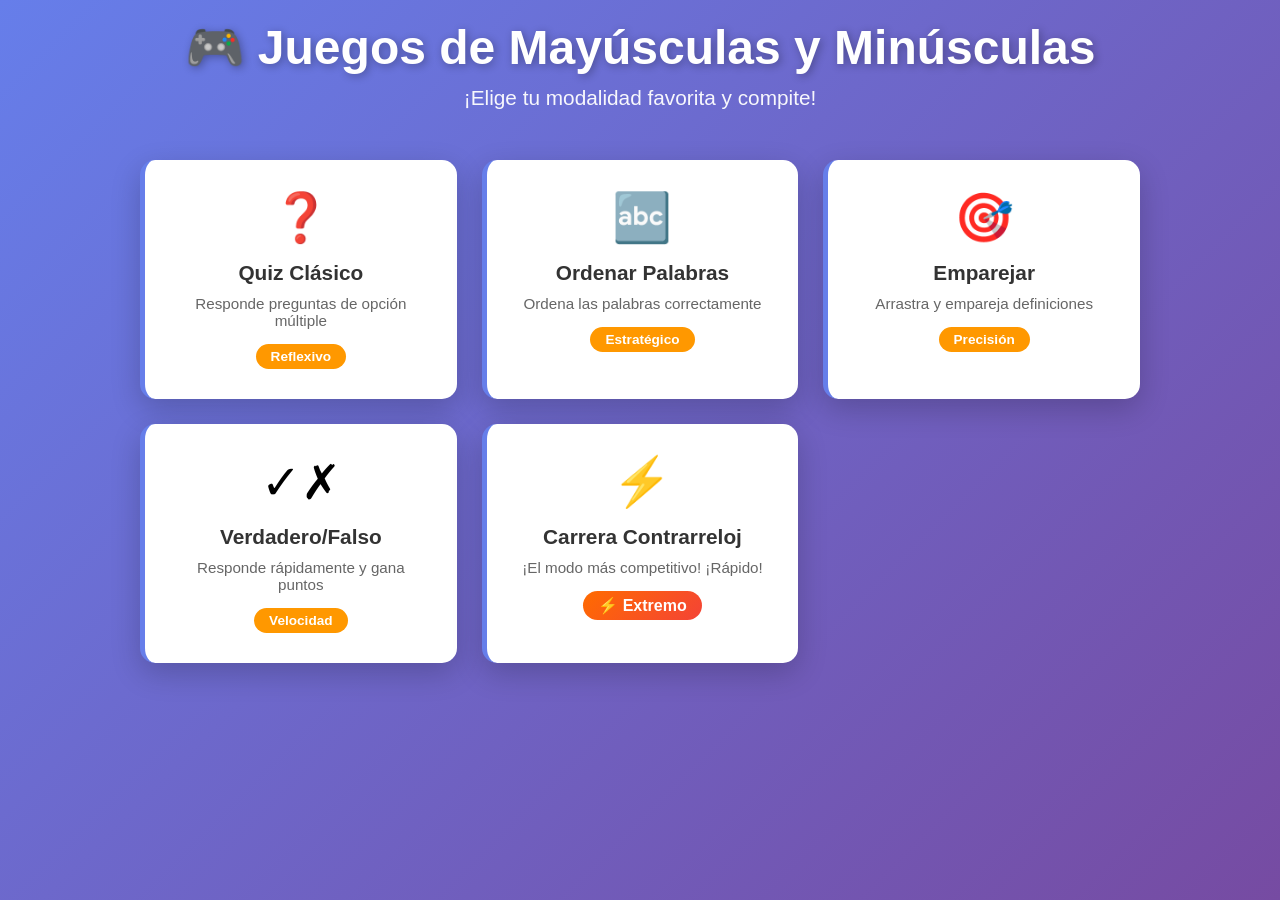
<file: index.html>
<!DOCTYPE html>
<html lang="es">
<head>
    <meta charset="UTF-8">
    <meta http-equiv="refresh" content="0; url=docs/index.html">
    <title>Redireccionando...</title>
</head>
<body>
    <p>Redireccionando a los juegos...</p>
    <script>
        window.location.href = 'docs/index.html';
    </script>
</body>
</html>
</file>
<file: docs/styles.css>
* {
    margin: 0;
    padding: 0;
    box-sizing: border-box;
}

:root {
    --color-primary: #667eea;
    --color-secondary: #764ba2;
    --color-success: #4CAF50;
    --color-error: #F44336;
    --color-warning: #FF9800;
}

body {
    font-family: 'Segoe UI', Tahoma, Geneva, Verdana, sans-serif;
    background: linear-gradient(135deg, #667eea 0%, #764ba2 100%);
    min-height: 100vh;
    padding: 20px;
}

.container {
    max-width: 1000px;
    margin: 0 auto;
}

.pantalla {
    animation: fadeIn 0.5s ease-out;
}

/* MENÚ PRINCIPAL */
header {
    text-align: center;
    color: white;
    margin-bottom: 50px;
}

header h1 {
    font-size: 3em;
    margin-bottom: 10px;
    text-shadow: 2px 2px 8px rgba(0, 0, 0, 0.3);
}

header p {
    font-size: 1.3em;
    opacity: 0.95;
}

.grid-modalidades {
    display: grid;
    grid-template-columns: repeat(auto-fit, minmax(280px, 1fr));
    gap: 25px;
}

.tarjeta-modalidad {
    background: white;
    border-radius: 15px;
    padding: 30px;
    text-align: center;
    cursor: pointer;
    transition: all 0.3s ease;
    box-shadow: 0 10px 30px rgba(0, 0, 0, 0.2);
    border-left: 5px solid var(--color-primary);
}

.tarjeta-modalidad:hover {
    transform: translateY(-8px);
    box-shadow: 0 15px 50px rgba(0, 0, 0, 0.3);
}

.tarjeta-modalidad .icono {
    font-size: 3em;
    margin-bottom: 15px;
}

.tarjeta-modalidad h3 {
    color: #333;
    margin-bottom: 10px;
    font-size: 1.3em;
}

.tarjeta-modalidad p {
    color: #666;
    margin-bottom: 15px;
    font-size: 0.95em;
}

.badge {
    display: inline-block;
    background: var(--color-warning);
    color: white;
    padding: 5px 15px;
    border-radius: 20px;
    font-size: 0.85em;
    font-weight: 600;
}

.badge.extremo {
    background: linear-gradient(135deg, #FF6B00, #F44336);
    font-size: 1em;
}

/* REFLEX */
.encabezado-reflex {
    background: linear-gradient(135deg, #FF6B00, #F44336);
    color: white;
    padding: 20px;
    border-radius: 15px 15px 0 0;
    display: flex;
    align-items: center;
    justify-content: space-between;
    flex-wrap: wrap;
    gap: 20px;
    box-shadow: 0 5px 15px rgba(0, 0, 0, 0.1);
}

.encabezado-reflex h2 {
    flex: 1;
    text-align: center;
    font-size: 1.8em;
    text-shadow: 2px 2px 4px rgba(0, 0, 0, 0.3);
}

.btn-volver {
    background: rgba(255, 255, 255, 0.2);
    color: white;
    border: 2px solid white;
    padding: 10px 20px;
    border-radius: 8px;
    cursor: pointer;
    font-size: 0.95em;
    transition: all 0.2s;
    font-weight: 600;
}

.btn-volver:hover {
    background: rgba(255, 255, 255, 0.3);
}

.info-reflex {
    display: flex;
    gap: 30px;
}

.puntos-reflex, .tiempo-reflex {
    background: rgba(255, 255, 255, 0.2) !important;
    color: white !important;
    padding: 10px 20px;
    border-radius: 8px;
    font-size: 1.2em;
    font-weight: 600;
}

.contenido-reflex {
    background: linear-gradient(135deg, #fff5f0, #ffe0d6);
    padding: 40px;
    border-radius: 0 0 15px 15px;
    box-shadow: 0 5px 15px rgba(0, 0, 0, 0.1);
    min-height: 400px;
    display: flex;
    flex-direction: column;
    align-items: center;
    justify-content: center;
}

.instruccion-reflex {
    text-align: center;
    color: #333;
    font-size: 1.3em;
    margin-bottom: 30px;
    font-weight: 700;
    animation: fadeIn 0.5s;
}

.contenedor-palabras {
    display: grid;
    grid-template-columns: repeat(auto-fit, minmax(150px, 1fr));
    gap: 15px;
    width: 100%;
    max-width: 800px;
}

.palabra-btn {
    background: white;
    border: 3px solid #FF9800;
    padding: 20px;
    border-radius: 10px;
    cursor: pointer;
    font-size: 1.1em;
    font-weight: 600;
    text-align: center;
    transition: all 0.2s ease;
    position: relative;
    overflow: hidden;
    animation: aparecer 0.4s ease-out;
}

.palabra-btn:hover:not(:disabled) {
    transform: scale(1.08);
    box-shadow: 0 8px 20px rgba(255, 107, 0, 0.3);
}

.palabra-btn:active:not(:disabled) {
    transform: scale(0.95);
}

.palabra-btn.correcta {
    background: var(--color-success);
    border-color: var(--color-success);
    color: white;
    animation: pulse 0.3s;
}

.palabra-btn.incorrecta {
    background: var(--color-error);
    border-color: var(--color-error);
    color: white;
    animation: shake 0.4s;
}

.palabra-btn:disabled {
    cursor: not-allowed;
    opacity: 0.6;
}

.mensaje-feedback {
    margin-top: 30px;
    text-align: center;
    font-size: 1.5em;
    font-weight: 700;
    min-height: 40px;
}

.mensaje-feedback.exito {
    color: var(--color-success);
    animation: slideDown 0.3s;
}

.mensaje-feedback.error {
    color: var(--color-error);
    animation: shake 0.4s;
}

/* RESULTADOS */
.modal-resultados {
    background: white;
    border-radius: 15px;
    padding: 50px 30px;
    text-align: center;
    max-width: 600px;
    margin: 50px auto;
    box-shadow: 0 20px 60px rgba(0, 0, 0, 0.3);
    animation: popIn 0.5s ease-out;
}

.modal-resultados h2 {
    color: #333;
    font-size: 2.5em;
    margin-bottom: 30px;
}

.puntuacion-grande {
    font-size: 5em;
    font-weight: bold;
    background: linear-gradient(135deg, #FF6B00, #F44336);
    -webkit-background-clip: text;
    -webkit-text-fill-color: transparent;
    background-clip: text;
    margin-bottom: 10px;
}

#mensajeFinal {
    font-size: 1.3em;
    color: #666;
    margin-bottom: 30px;
}

.formulario-nombre {
    background: #f5f5f5;
    padding: 20px;
    border-radius: 10px;
    margin-bottom: 30px;
    display: flex;
    gap: 10px;
}

.formulario-nombre input {
    flex: 1;
    padding: 12px 15px;
    border: 2px solid #ddd;
    border-radius: 8px;
    font-size: 1em;
    transition: all 0.2s;
}

.formulario-nombre input:focus {
    outline: none;
    border-color: var(--color-primary);
}

.formulario-nombre .btn {
    padding: 12px 25px;
    background: var(--color-primary);
    color: white;
    border: none;
    border-radius: 8px;
    cursor: pointer;
    font-weight: 600;
    transition: all 0.2s;
}

.formulario-nombre .btn:hover {
    background: #5568d3;
}

.botones-resultado {
    display: flex;
    gap: 15px;
    justify-content: center;
    flex-wrap: wrap;
}

.btn {
    padding: 15px 30px;
    border: none;
    border-radius: 8px;
    cursor: pointer;
    font-size: 1em;
    font-weight: 600;
    transition: all 0.2s ease;
}

.btn-reintentar {
    background: var(--color-primary);
    color: white;
}

.btn-reintentar:hover {
    background: #5568d3;
    transform: translateY(-2px);
}

.btn-menu {
    background: var(--color-warning);
    color: white;
}

.btn-menu:hover {
    background: #E68900;
    transform: translateY(-2px);
}

/* RANKING */
.modal-ranking {
    background: white;
    border-radius: 15px;
    padding: 40px;
    max-width: 700px;
    margin: 40px auto;
    box-shadow: 0 20px 60px rgba(0, 0, 0, 0.3);
    animation: popIn 0.5s ease-out;
    position: relative;
}

.modal-ranking h2 {
    color: #333;
    text-align: center;
    font-size: 2.3em;
    margin-bottom: 30px;
    margin-top: 20px;
}

.tabla-ranking {
    background: #f5f5f5;
    border-radius: 10px;
    overflow: hidden;
}

.encabezado-tabla {
    display: grid;
    grid-template-columns: 1fr 1.5fr 1.5fr 1.5fr;
    gap: 15px;
    background: var(--color-primary);
    color: white;
    padding: 15px;
    font-weight: 700;
    text-align: center;
}

.fila-ranking {
    display: grid;
    grid-template-columns: 1fr 1.5fr 1.5fr 1.5fr;
    gap: 15px;
    padding: 15px;
    border-bottom: 1px solid #ddd;
    align-items: center;
    text-align: center;
}

.fila-ranking:last-child {
    border-bottom: none;
}

.fila-ranking:hover {
    background: #e8e8e8;
}

.posicion-medalla {
    font-size: 1.5em;
    font-weight: 700;
}

.modal-ranking .btn-volver {
    position: absolute;
    top: 20px;
    left: 20px;
    background: #999;
    border: none;
    color: white;
    padding: 10px 20px;
    border-radius: 8px;
    cursor: pointer;
    font-weight: 600;
    transition: all 0.2s;
}

.modal-ranking .btn-volver:hover {
    background: #666;
}

/* ANIMACIONES */
@keyframes fadeIn {
    from {
        opacity: 0;
    }
    to {
        opacity: 1;
    }
}

@keyframes popIn {
    from {
        opacity: 0;
        transform: scale(0.9);
    }
    to {
        opacity: 1;
        transform: scale(1);
    }
}

@keyframes pulse {
    0% { transform: scale(1); }
    50% { transform: scale(1.1); }
    100% { transform: scale(1); }
}

@keyframes shake {
    0%, 100% { transform: translateX(0) rotateZ(0deg); }
    25% { transform: translateX(-8px) rotateZ(-2deg); }
    75% { transform: translateX(8px) rotateZ(2deg); }
}

@keyframes slideDown {
    from {
        opacity: 0;
        transform: translateY(-20px);
    }
    to {
        opacity: 1;
        transform: translateY(0);
    }
}

@keyframes aparecer {
    from {
        opacity: 0;
        transform: scale(0.8);
    }
    to {
        opacity: 1;
        transform: scale(1);
    }
}

/* RESPONSIVE */
@media (max-width: 768px) {
    header h1 {
        font-size: 2em;
    }

    .grid-modalidades {
        grid-template-columns: 1fr;
    }

    .contenedor-palabras {
        grid-template-columns: repeat(2, 1fr);
    }

    .palabra-btn {
        padding: 15px 10px;
        font-size: 0.95em;
    }

    .encabezado-tabla,
    .fila-ranking {
        grid-template-columns: 0.8fr 1fr 1.2fr 1.2fr;
        gap: 10px;
        font-size: 0.9em;
    }
}
</file>
